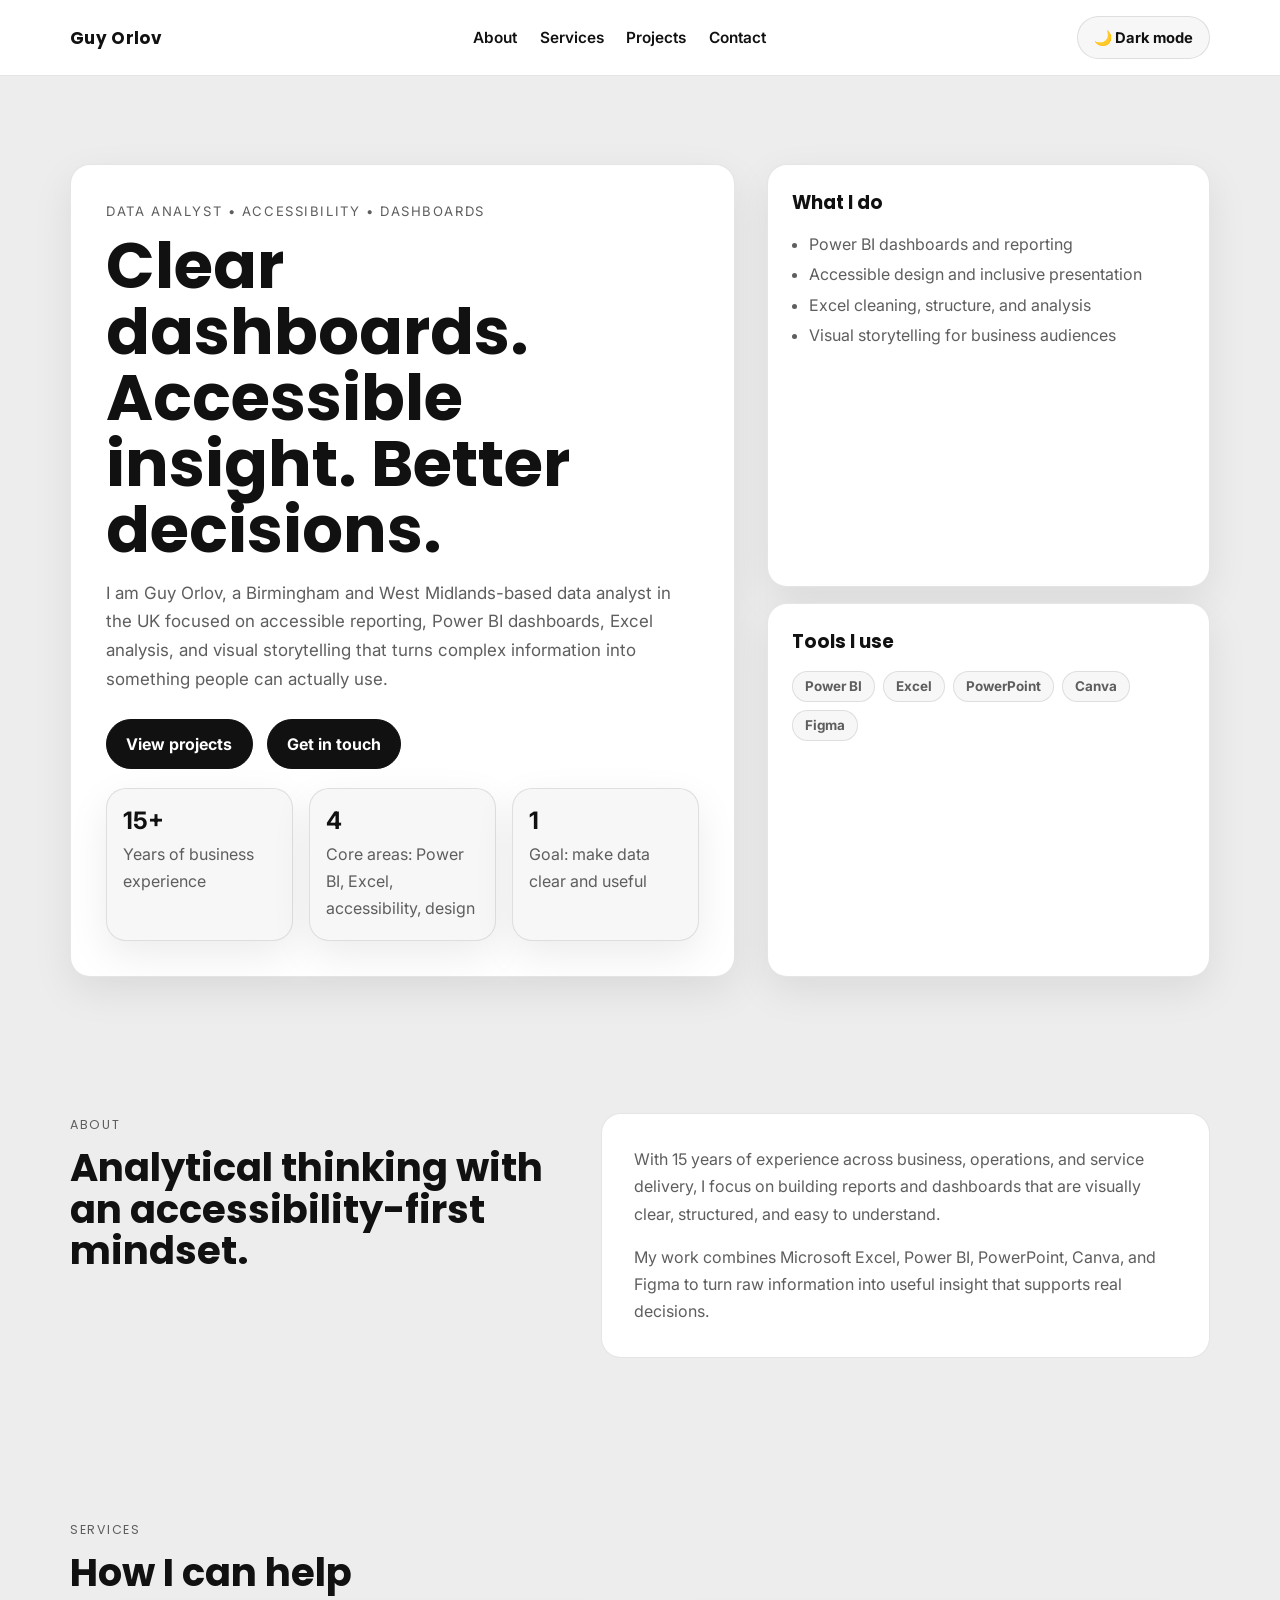
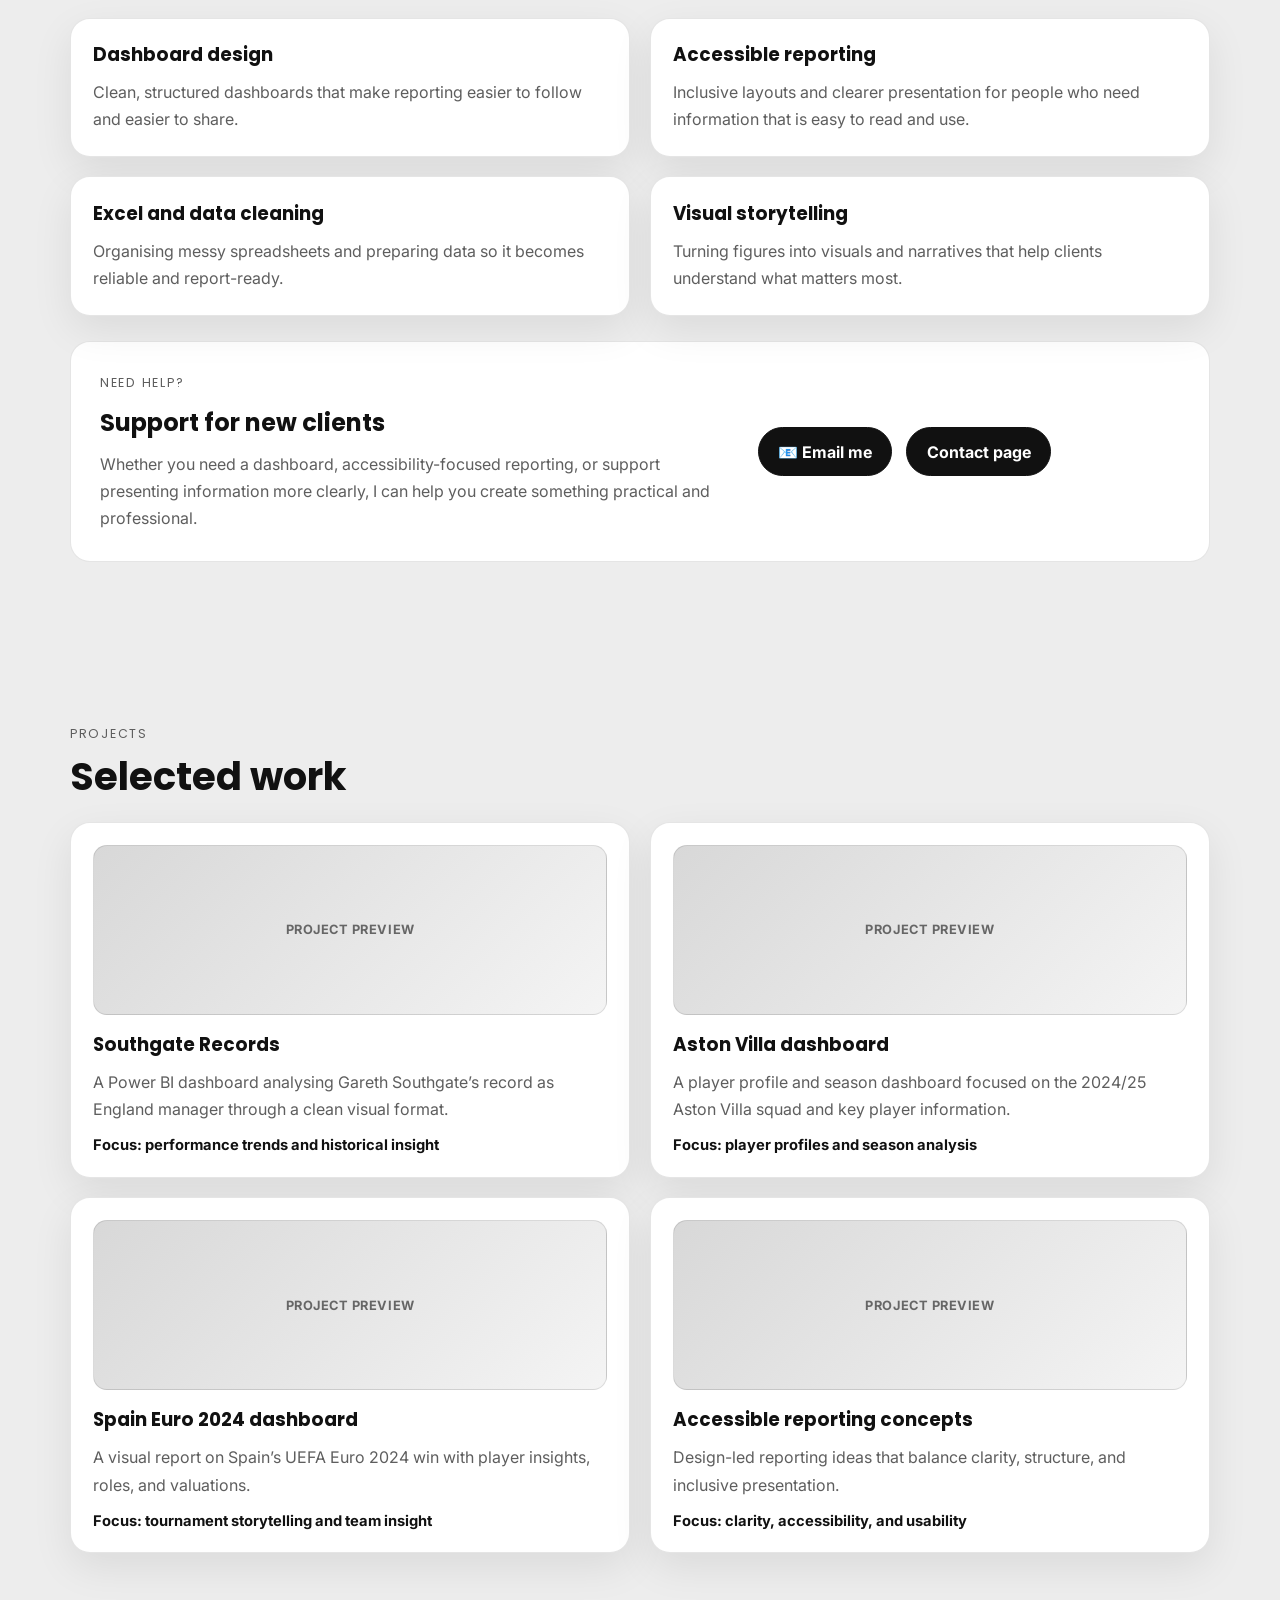
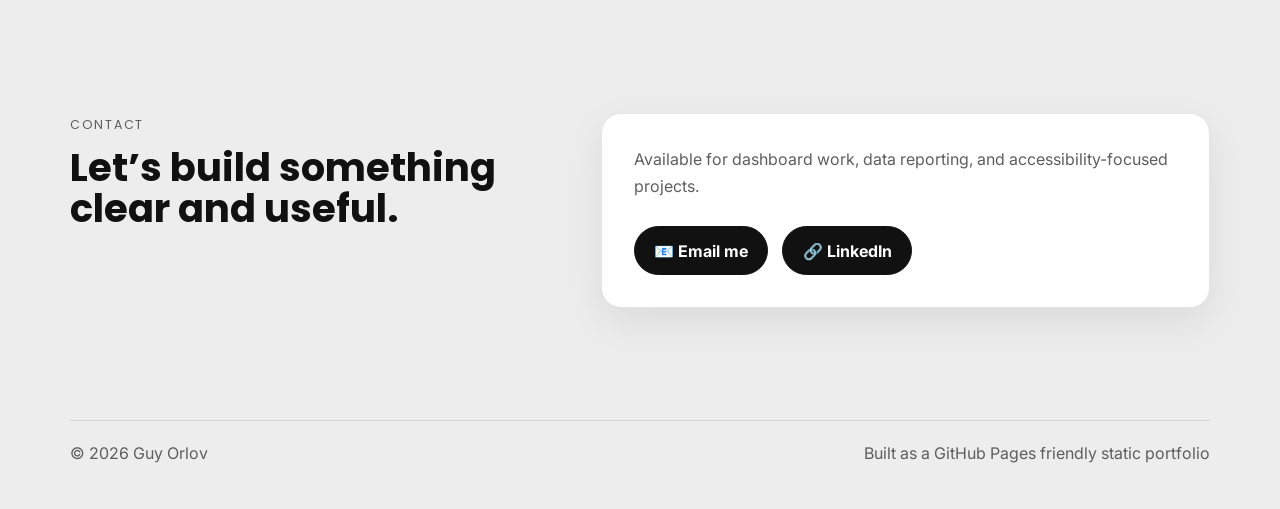
<file: index.html>
<!DOCTYPE html>
<html lang="en-GB">
<head>
  <meta charset="UTF-8" />
  <meta name="viewport" content="width=device-width, initial-scale=1.0" />
  <title>Guy Orlov | Data Analyst | Power BI Dashboards | Accessibility Reporting UK</title>
  <meta name="description" content="Guy Orlov is a UK-based Data Analyst specialising in Power BI dashboards, Excel reporting, and accessibility-focused data solutions. View projects and services." />
  <meta name="keywords" content="Guy Orlov, Data Analyst UK, Power BI dashboards, Excel reporting, accessibility data, dashboard design, data visualisation, BSL services, accessible reporting" />
  <meta name="author" content="Guy Orlov" />
  <meta property="og:title" content="Guy Orlov | Data Analyst Portfolio" />
  <meta property="og:description" content="Accessible dashboards, Power BI reports, and data solutions." />
  <meta property="og:type" content="website" />
  <meta property="og:url" content="https://www.guyorlov.com" />
  <meta property="og:site_name" content="Guy Orlov" />
  <meta property="og:locale" content="en_GB" />
  <meta name="robots" content="index, follow" />
  <meta name="theme-color" content="#111111" />
  <meta name="twitter:card" content="summary_large_image" />
  <meta name="twitter:title" content="Guy Orlov | Data Analyst Portfolio" />
  <meta name="twitter:description" content="Accessible dashboards, Power BI reports, and data solutions." />
  <link rel="canonical" href="https://www.guyorlov.com/" />
  <script type="application/ld+json">
    {
      "@context": "https://schema.org",
      "@type": "Person",
      "name": "Guy Orlov",
      "url": "https://www.guyorlov.com/",
      "jobTitle": "Data Analyst",
      "worksFor": {
        "@type": "Organization",
        "name": "cSeeker Ltd"
      },
      "address": {
        "@type": "PostalAddress",
        "addressLocality": "Birmingham",
        "addressRegion": "West Midlands",
        "addressCountry": "GB"
      },
      "knowsAbout": [
        "Power BI",
        "Excel reporting",
        "Data visualisation",
        "Accessibility reporting",
        "Dashboard design"
      ],
      "sameAs": [
        "https://www.guyorlov.com/"
      ]
    }
  </script>
  <link href="https://fonts.googleapis.com/css2?family=Inter:wght@400;600;700&family=Poppins:wght@500;600;700&display=swap" rel="stylesheet">
  <style>
    :root[data-theme="dark"] {
      --bg: #121212;
      --surface: #1c1c1c;
      --surface-soft: #242424;
      --text: #f3f3f3;
      --muted: #b8b8b8;
      --line: rgba(255, 255, 255, 0.12);
      --accent: #f3f3f3;
      --shadow: 0 14px 40px rgba(0, 0, 0, 0.35);
    }

    :root {
      --bg: #ededed;
      --surface: #ffffff;
      --surface-soft: #f7f7f7;
      --text: #111111;
      --muted: #5e5e5e;
      --line: rgba(0, 0, 0, 0.1);
      --accent: #111111;
      --shadow: 0 14px 40px rgba(0, 0, 0, 0.08);
      --radius: 20px;
      --max: 1140px;
    }

    * { box-sizing: border-box; }
    html { scroll-behavior: smooth; }
    body {
      margin: 0;
      font-family: 'Inter', Arial, Helvetica, sans-serif;
      background: var(--bg);
      color: var(--text);
    }

    a {
      color: inherit;
      text-decoration: none;
    }

    img {
      max-width: 100%;
      display: block;
    }

    .container {
      width: min(var(--max), calc(100% - 2rem));
      margin: 0 auto;
    }

    .section {
      padding: 5rem 0;
    }

    .section-label {
      font-family: 'Poppins', 'Inter', Arial, Helvetica, sans-serif;
      display: inline-block;
      font-size: .78rem;
      letter-spacing: .14em;
      text-transform: uppercase;
      color: var(--muted);
      margin-bottom: .8rem;
    }

    header {
      position: sticky;
      top: 0;
      z-index: 30;
      background: var(--surface);
      backdrop-filter: blur(10px);
      border-bottom: 1px solid var(--line);
    }

    .nav-wrap {
      display: flex;
      align-items: center;
      justify-content: space-between;
      gap: 1rem;
      padding: 1rem 0;
    }

    .brand {
      font-family: 'Poppins', 'Inter', Arial, Helvetica, sans-serif;
      font-weight: 700;
      font-size: 1.05rem;
      letter-spacing: .02em;
      color: var(--text);
    }

    nav {
      display: flex;
      gap: 1.4rem;
      color: var(--text);
      font-size: .96rem;
      font-weight: 600;
    }

    .menu-toggle {
      display: none;
      min-height: 42px;
      padding: .72rem 1rem;
      border-radius: 999px;
      border: 1px solid var(--line);
      background: var(--surface-soft);
      color: var(--text);
      font-family: 'Inter', Arial, Helvetica, sans-serif;
      font-size: .92rem;
      font-weight: 700;
      cursor: pointer;
    }

    .hero {
      padding: 5.5rem 0 3.5rem;
    }

    .hero-grid {
      display: grid;
      grid-template-columns: 1.2fr .8fr;
      gap: 2rem;
      align-items: stretch;
    }

    .hero-main,
    .panel,
    .project-card,
    .service-card,
    .contact-panel,
    .stat-card {
      background: var(--surface);
      border: 1px solid var(--line);
      border-radius: var(--radius);
      box-shadow: var(--shadow);
    }

    .hero-main {
      padding: 2.2rem;
      min-height: 100%;
    }

    .hero-side {
      display: grid;
      gap: 1rem;
    }

    .eyebrow {
      display: inline-flex;
      gap: .5rem;
      align-items: center;
      font-size: .82rem;
      color: var(--muted);
      text-transform: uppercase;
      letter-spacing: .12em;
    }

    h1 {
      font-family: 'Poppins', 'Inter', Arial, Helvetica, sans-serif;
      font-size: clamp(2.4rem, 5vw, 4.4rem);
      line-height: 1.03;
      margin: .8rem 0 1rem;
    }

    h2 {
      font-family: 'Poppins', 'Inter', Arial, Helvetica, sans-serif;
      font-size: clamp(1.8rem, 3vw, 2.5rem);
      line-height: 1.08;
      margin: 0 0 1rem;
    }

    h3 {
      font-family: 'Poppins', 'Inter', Arial, Helvetica, sans-serif;
      font-size: 1.15rem;
      margin: 0 0 .7rem;
    }

    p {
      margin: 0;
      color: var(--muted);
      line-height: 1.7;
    }

    .lead {
      font-size: 1.06rem;
      max-width: 58ch;
    }

    .hero-actions,
    .btns {
      display: flex;
      flex-wrap: wrap;
      gap: .9rem;
      margin-top: 1.6rem;
    }

    .btn {
      display: inline-flex;
      align-items: center;
      justify-content: center;
      gap: .5rem;
      min-height: 46px;
      padding: .85rem 1.2rem;
      border-radius: 999px;
      font-weight: 700;
      border: 1px solid var(--line);
      color: var(--text);
      transition: transform .18s ease, box-shadow .18s ease, background .18s ease, opacity .18s ease;
    }

    .btn:hover {
      transform: translateY(-2px);
      opacity: 0.9;
      box-shadow: 0 6px 18px rgba(0,0,0,0.15);
    }

    .btn:hover,
    .project-card:hover,
    .service-card:hover,
    .stat-card:hover {
      transform: translateY(-2px);
    }

    .btn-primary {
      background: #111111;
      color: #ffffff !important;
      border-color: #111111;
    }

    .btn-secondary {
      background: #111111;
      color: #ffffff;
      border-color: #111111;
    }

    .panel {
      padding: 1.5rem;
    }

    .panel ul {
      margin: .8rem 0 0;
      padding-left: 1.1rem;
      color: var(--muted);
      line-height: 1.9;
    }

    .stats {
      display: grid;
      grid-template-columns: repeat(3, 1fr);
      gap: 1rem;
      margin-top: 1.2rem;
    }

    .stat-card {
      padding: 1.1rem 1rem;
      background: var(--surface-soft);
    }

    .stat-number {
      font-size: 1.5rem;
      font-weight: 700;
      margin-bottom: .35rem;
    }

    .about-wrap,
    .contact-wrap {
      display: grid;
      grid-template-columns: .9fr 1.1fr;
      gap: 2rem;
      align-items: start;
    }

    .content-box {
      background: var(--surface);
      border: 1px solid var(--line);
      border-radius: var(--radius);
      padding: 2rem;
    }

    .services-grid,
    .projects-grid {
      display: grid;
      grid-template-columns: repeat(2, minmax(0, 1fr));
      gap: 1.2rem;
      margin-top: 1.5rem;
    }

    .service-card,
    .project-card {
      padding: 1.4rem;
    }

    .project-thumb {
      height: 170px;
      border-radius: 14px;
      border: 1px solid var(--line);
      background: linear-gradient(135deg, #d8d8d8, #f4f4f4);
      margin-bottom: 1rem;
      display: grid;
      place-items: center;
      color: #666;
      font-weight: 700;
      letter-spacing: .04em;
      text-transform: uppercase;
      font-size: .8rem;
    }

    .tag-row {
      display: flex;
      flex-wrap: wrap;
      gap: .5rem;
      margin-top: 1rem;
    }

    .tag {
      padding: .4rem .75rem;
      border-radius: 999px;
      background: var(--surface-soft);
      border: 1px solid var(--line);
      color: var(--muted);
      font-size: .84rem;
      font-weight: 700;
    }

    .project-meta {
      margin-top: .8rem;
      font-size: .92rem;
      font-weight: 700;
      color: var(--text);
    }

    .help-band {
      margin-top: 1.6rem;
      background: var(--surface);
      border: 1px solid var(--line);
      border-radius: var(--radius);
      padding: 1.8rem;
      display: grid;
      grid-template-columns: 1.2fr .8fr;
      gap: 1.5rem;
      align-items: center;
    }

    .contact-panel {
      padding: 2rem;
    }

    footer {
      padding: 2rem 0 2.6rem;
      color: var(--muted);
    }

    .footer-wrap {
      display: flex;
      justify-content: space-between;
      gap: 1rem;
      border-top: 1px solid var(--line);
      padding-top: 1.2rem;
    }

    @media (max-width: 1024px) {
      .hero-grid {
        grid-template-columns: 1fr;
      }

      .hero-main {
        padding: 1.8rem;
      }
    }

    @media (max-width: 920px) {
      .hero-grid,
      .about-wrap,
      .contact-wrap,
      .help-band,
      .services-grid,
      .projects-grid,
      .stats {
        grid-template-columns: 1fr;
      }
    }

    .theme-toggle {
      min-height: 42px;
      padding: .72rem 1rem;
      border-radius: 999px;
      border: 1px solid var(--line);
      background: var(--surface-soft);
      color: var(--text);
      font-family: 'Inter', Arial, Helvetica, sans-serif;
      font-size: .92rem;
      font-weight: 700;
      cursor: pointer;
      transition: transform .18s ease, background .18s ease;
    }

    .theme-toggle:hover {
      transform: translateY(-1px);
    }

    @media (max-width: 768px) {
      h1 {
        font-size: 2rem;
      }

      h2 {
        font-size: 1.5rem;
      }

      .section {
        padding: 3rem 0;
      }

      .btn {
        width: 100%;
      }
    }

    @media (max-width: 640px) {
      .theme-toggle {
        font-size: 0;
        width: 44px;
        padding: 0;
      }

      .theme-toggle::after {
        content: "🌙";
        font-size: 1.2rem;
      }

      :root[data-theme="dark"] .theme-toggle::after {
        content: "☀️";
      }
      nav {
        display: none;
        width: 100%;
        flex-direction: column;
        gap: .75rem;
        padding: .75rem 0 0;
      }

      nav.open {
        display: flex;
      }

      .menu-toggle {
        display: inline-flex;
        align-items: center;
        justify-content: center;
      }

      .nav-wrap {
        flex-wrap: wrap;
      }

      .theme-toggle {
        width: 100%;
        justify-content: center;
      }

      .hero {
        padding-top: 4rem;
      }

      .hero-main,
      .panel,
      .content-box,
      .contact-panel,
      .help-band {
        padding: 1.4rem;
      }
    }
  </style>
</head>
<body>
  <header>
    <div class="container nav-wrap">
      <div style="display:flex; align-items:center; gap:1rem;">
        <a class="brand" href="#top">Guy Orlov</a>
      </div>
      <nav>
        <a href="#about">About</a>
        <a href="#services">Services</a>
        <a href="#projects">Projects</a>
        <a href="#contact">Contact</a>
      </nav>
      <div style="display:flex; gap:.75rem; align-items:center;">
        <button class="menu-toggle" id="menuToggle" type="button" aria-label="Toggle navigation menu">☰ Menu</button>
        <button class="theme-toggle" id="themeToggle" type="button" aria-label="Toggle dark and light mode">🌙 Dark mode</button>
      </div>
    </div>
  </header>

  <main id="top">
    <section class="hero">
      <div class="container hero-grid">
        <div class="hero-main">
          <div class="eyebrow">Data Analyst • Accessibility • Dashboards</div>
          <h1>Clear dashboards. Accessible insight. Better decisions.</h1>
          <p class="lead">I am Guy Orlov, a Birmingham and West Midlands-based data analyst in the UK focused on accessible reporting, Power BI dashboards, Excel analysis, and visual storytelling that turns complex information into something people can actually use.</p>
          <div class="hero-actions">
            <a class="btn btn-primary" href="#projects">View projects</a>
            <a class="btn btn-secondary" href="#contact">Get in touch</a>
          </div>
          <div class="stats">
            <div class="stat-card">
              <div class="stat-number">15+</div>
              <p>Years of business experience</p>
            </div>
            <div class="stat-card">
              <div class="stat-number">4</div>
              <p>Core areas: Power BI, Excel, accessibility, design</p>
            </div>
            <div class="stat-card">
              <div class="stat-number">1</div>
              <p>Goal: make data clear and useful</p>
            </div>
          </div>
        </div>

        <div class="hero-side">
          <div class="panel">
            <h3>What I do</h3>
            <ul>
              <li>Power BI dashboards and reporting</li>
              <li>Accessible design and inclusive presentation</li>
              <li>Excel cleaning, structure, and analysis</li>
              <li>Visual storytelling for business audiences</li>
            </ul>
          </div>
          <div class="panel">
            <h3>Tools I use</h3>
            <div class="tag-row">
              <span class="tag">Power BI</span>
              <span class="tag">Excel</span>
              <span class="tag">PowerPoint</span>
              <span class="tag">Canva</span>
              <span class="tag">Figma</span>
            </div>
          </div>
        </div>
      </div>
    </section>

    <section id="about" class="section">
      <div class="container about-wrap">
        <div>
          <div class="section-label">About</div>
          <h2>Analytical thinking with an accessibility-first mindset.</h2>
        </div>
        <div class="content-box">
          <p>With 15 years of experience across business, operations, and service delivery, I focus on building reports and dashboards that are visually clear, structured, and easy to understand.</p>
          <p style="margin-top:1rem;">My work combines Microsoft Excel, Power BI, PowerPoint, Canva, and Figma to turn raw information into useful insight that supports real decisions.</p>
        </div>
      </div>
    </section>

    <section id="services" class="section">
      <div class="container">
        <div class="section-label">Services</div>
        <h2>How I can help</h2>
        <div class="services-grid">
          <article class="service-card">
            <h3>Dashboard design</h3>
            <p>Clean, structured dashboards that make reporting easier to follow and easier to share.</p>
          </article>
          <article class="service-card">
            <h3>Accessible reporting</h3>
            <p>Inclusive layouts and clearer presentation for people who need information that is easy to read and use.</p>
          </article>
          <article class="service-card">
            <h3>Excel and data cleaning</h3>
            <p>Organising messy spreadsheets and preparing data so it becomes reliable and report-ready.</p>
          </article>
          <article class="service-card">
            <h3>Visual storytelling</h3>
            <p>Turning figures into visuals and narratives that help clients understand what matters most.</p>
          </article>
        </div>

        <div class="help-band">
          <div>
            <div class="section-label">Need help?</div>
            <h3 style="font-size:1.5rem; margin-bottom:.7rem;">Support for new clients</h3>
            <p>Whether you need a dashboard, accessibility-focused reporting, or support presenting information more clearly, I can help you create something practical and professional.</p>
          </div>
          <div class="btns" style="justify-content:flex-start; margin-top:0;">
            <a class="btn btn-primary" href="mailto:guyorlov@gmail.com">📧 Email me</a>
            <a class="btn btn-secondary" href="#contact">Contact page</a>
          </div>
        </div>
      </div>
    </section>

    <section id="projects" class="section">
      <div class="container">
        <div class="section-label">Projects</div>
        <h2>Selected work</h2>
        <div class="projects-grid">
          <article class="project-card">
            <div class="project-thumb" role="img" aria-label="Project preview image placeholder for Guy Orlov Power BI dashboard portfolio item">Project preview</div>
            <h3>Southgate Records</h3>
            <p>A Power BI dashboard analysing Gareth Southgate’s record as England manager through a clean visual format.</p>
            <div class="project-meta">Focus: performance trends and historical insight</div>
          </article>

          <article class="project-card">
            <div class="project-thumb" role="img" aria-label="Project preview image placeholder for Guy Orlov Power BI dashboard portfolio item">Project preview</div>
            <h3>Aston Villa dashboard</h3>
            <p>A player profile and season dashboard focused on the 2024/25 Aston Villa squad and key player information.</p>
            <div class="project-meta">Focus: player profiles and season analysis</div>
          </article>

          <article class="project-card">
            <div class="project-thumb" role="img" aria-label="Project preview image placeholder for Guy Orlov Power BI dashboard portfolio item">Project preview</div>
            <h3>Spain Euro 2024 dashboard</h3>
            <p>A visual report on Spain’s UEFA Euro 2024 win with player insights, roles, and valuations.</p>
            <div class="project-meta">Focus: tournament storytelling and team insight</div>
          </article>

          <article class="project-card">
            <div class="project-thumb" role="img" aria-label="Project preview image placeholder for Guy Orlov Power BI dashboard portfolio item">Project preview</div>
            <h3>Accessible reporting concepts</h3>
            <p>Design-led reporting ideas that balance clarity, structure, and inclusive presentation.</p>
            <div class="project-meta">Focus: clarity, accessibility, and usability</div>
          </article>
        </div>
      </div>
    </section>

    <section id="contact" class="section">
      <div class="container contact-wrap">
        <div>
          <div class="section-label">Contact</div>
          <h2>Let’s build something clear and useful.</h2>
        </div>
        <div class="contact-panel">
          <p>Available for dashboard work, data reporting, and accessibility-focused projects.</p>
          <div class="btns">
            <a class="btn btn-primary" href="mailto:guyorlov@gmail.com">📧 Email me</a>
            <a class="btn btn-secondary" href="https://www.linkedin.com/in/guy-orlov/" aria-label="Visit Guy Orlov 🔗 LinkedIn profile" target="_blank" rel="noopener">🔗 LinkedIn</a>
          </div>
        </div>
      </div>
    </section>
  </main>

  <footer>
    <div class="container footer-wrap">
      <p>© 2026 Guy Orlov</p>
      <p>Built as a GitHub Pages friendly static portfolio</p>
    </div>
  </footer>
  <script>
    const root = document.documentElement;
    const toggle = document.getElementById('themeToggle');
    const menuToggle = document.getElementById('menuToggle');
    const nav = document.querySelector('nav');
    const savedTheme = localStorage.getItem('theme');

    if (savedTheme === 'dark') {
      root.setAttribute('data-theme', 'dark');
      toggle.textContent = window.innerWidth <= 640 ? '' : '☀️ Light mode';
    }

    menuToggle.addEventListener('click', () => {
      nav.classList.toggle('open');
      menuToggle.textContent = nav.classList.contains('open') ? '✕ Close' : '☰ Menu';
    });

    toggle.addEventListener('click', () => {
      const isDark = root.getAttribute('data-theme') === 'dark';

      if (isDark) {
        root.removeAttribute('data-theme');
        localStorage.setItem('theme', 'light');
        toggle.textContent = window.innerWidth <= 640 ? '' : '🌙 Dark mode';
      } else {
        root.setAttribute('data-theme', 'dark');
        localStorage.setItem('theme', 'dark');
        toggle.textContent = '☀️ Light mode';
      }
    });
  </script>
</body>
</html>
</file>
